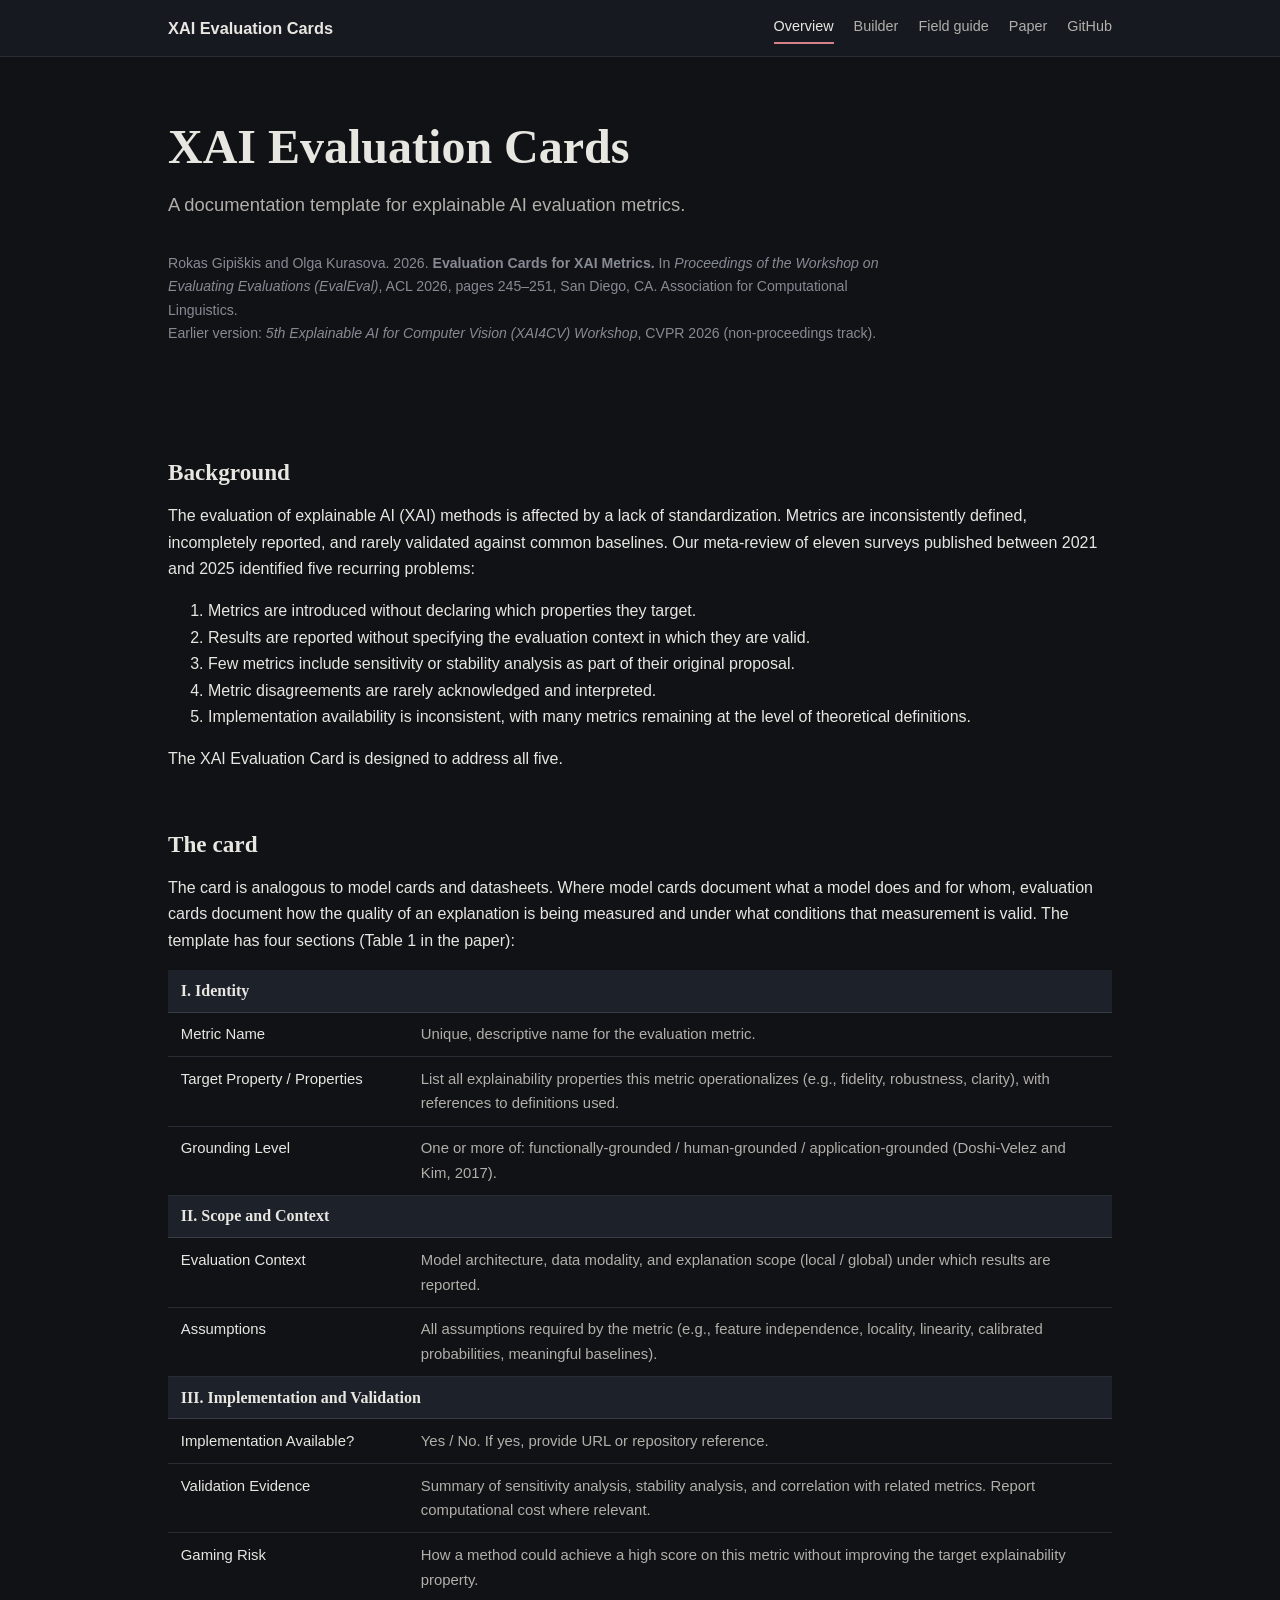
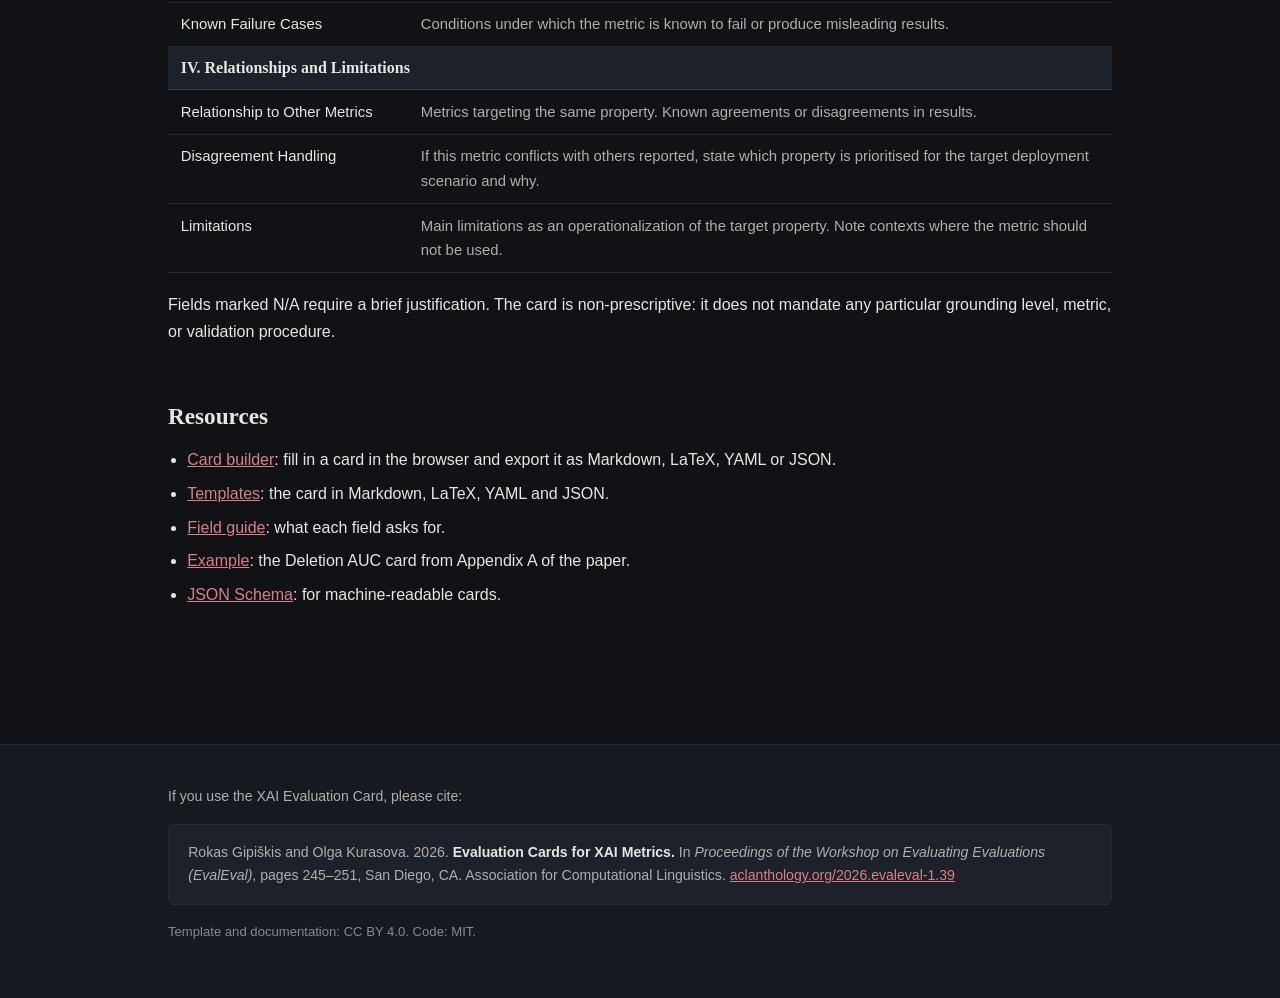
<file: docs/index.html>
<!DOCTYPE html>
<html lang="en">
<head>
<meta charset="utf-8">
<meta name="viewport" content="width=device-width, initial-scale=1">
<title>XAI Evaluation Cards</title>
<meta name="description" content="A documentation template for explainable AI evaluation metrics. Templates, a JSON Schema and a card builder.">
<link rel="stylesheet" href="assets/style.css">
</head>
<body>

<header class="site-header">
  <div class="wrap">
    <a class="brand" href="index.html">XAI Evaluation Cards</a>
    <nav class="site-nav">
      <a href="index.html" aria-current="page">Overview</a>
      <a href="builder.html">Builder</a>
      <a href="https://github.com/gipiskis/xai-evaluation-cards/blob/main/template/field-guide.md">Field guide</a>
      <a href="https://aclanthology.org/2026.evaleval-1.39/">Paper</a>
      <a href="https://github.com/gipiskis/xai-evaluation-cards">GitHub</a>
    </nav>
  </div>
</header>

<main>
<div class="wrap">

  <div class="intro">
    <h1>XAI Evaluation Cards</h1>
    <p class="subtitle">
      A documentation template for explainable AI evaluation metrics.
    </p>
    <p class="meta">
      Rokas Gipiškis and Olga Kurasova. 2026. <strong>Evaluation Cards for XAI Metrics.</strong>
      In <em>Proceedings of the Workshop on Evaluating Evaluations (EvalEval)</em>, ACL 2026,
      pages 245–251, San Diego, CA. Association for Computational Linguistics.<br>
      Earlier version: <em>5th Explainable AI for Computer Vision (XAI4CV) Workshop</em>,
      CVPR 2026 (non-proceedings track).
    </p>
  </div>

  <section>
    <h2>Background</h2>
    <p>
      The evaluation of explainable AI (XAI) methods is affected by a lack of
      standardization. Metrics are inconsistently defined, incompletely reported, and rarely
      validated against common baselines. Our meta-review of eleven surveys published between
      2021 and 2025 identified five recurring problems:
    </p>
    <ol>
      <li>Metrics are introduced without declaring which properties they target.</li>
      <li>Results are reported without specifying the evaluation context in which they are valid.</li>
      <li>Few metrics include sensitivity or stability analysis as part of their original proposal.</li>
      <li>Metric disagreements are rarely acknowledged and interpreted.</li>
      <li>Implementation availability is inconsistent, with many metrics remaining at the level of theoretical definitions.</li>
    </ol>
    <p>The XAI Evaluation Card is designed to address all five.</p>
  </section>

  <section>
    <h2>The card</h2>
    <p>
      The card is analogous to model cards and datasheets. Where model cards document what a
      model does and for whom, evaluation cards document how the quality of an explanation is
      being measured and under what conditions that measurement is valid. The template has
      four sections (Table 1 in the paper):
    </p>

    <table class="card-table">
      <tr class="section"><th colspan="2">I. Identity</th></tr>
      <tr><th>Metric Name</th><td>Unique, descriptive name for the evaluation metric.</td></tr>
      <tr><th>Target Property / Properties</th><td>List all explainability properties this metric operationalizes (e.g., fidelity, robustness, clarity), with references to definitions used.</td></tr>
      <tr><th>Grounding Level</th><td>One or more of: functionally-grounded / human-grounded / application-grounded (Doshi-Velez and Kim, 2017).</td></tr>

      <tr class="section"><th colspan="2">II. Scope and Context</th></tr>
      <tr><th>Evaluation Context</th><td>Model architecture, data modality, and explanation scope (local / global) under which results are reported.</td></tr>
      <tr><th>Assumptions</th><td>All assumptions required by the metric (e.g., feature independence, locality, linearity, calibrated probabilities, meaningful baselines).</td></tr>

      <tr class="section"><th colspan="2">III. Implementation and Validation</th></tr>
      <tr><th>Implementation Available?</th><td>Yes / No. If yes, provide URL or repository reference.</td></tr>
      <tr><th>Validation Evidence</th><td>Summary of sensitivity analysis, stability analysis, and correlation with related metrics. Report computational cost where relevant.</td></tr>
      <tr><th>Gaming Risk</th><td>How a method could achieve a high score on this metric without improving the target explainability property.</td></tr>
      <tr><th>Known Failure Cases</th><td>Conditions under which the metric is known to fail or produce misleading results.</td></tr>

      <tr class="section"><th colspan="2">IV. Relationships and Limitations</th></tr>
      <tr><th>Relationship to Other Metrics</th><td>Metrics targeting the same property. Known agreements or disagreements in results.</td></tr>
      <tr><th>Disagreement Handling</th><td>If this metric conflicts with others reported, state which property is prioritised for the target deployment scenario and why.</td></tr>
      <tr><th>Limitations</th><td>Main limitations as an operationalization of the target property. Note contexts where the metric should not be used.</td></tr>
    </table>

    <p style="margin-top:1.2rem">
      Fields marked N/A require a brief justification. The card is non-prescriptive: it does
      not mandate any particular grounding level, metric, or validation procedure.
    </p>
  </section>

  <section>
    <h2>Resources</h2>
    <ul class="links">
      <li><a href="builder.html">Card builder</a>: fill in a card in the browser and export it as Markdown, LaTeX, YAML or JSON.</li>
      <li><a href="https://github.com/gipiskis/xai-evaluation-cards/tree/main/template">Templates</a>: the card in Markdown, LaTeX, YAML and JSON.</li>
      <li><a href="https://github.com/gipiskis/xai-evaluation-cards/blob/main/template/field-guide.md">Field guide</a>: what each field asks for.</li>
      <li><a href="https://github.com/gipiskis/xai-evaluation-cards/blob/main/examples/deletion-auc.md">Example</a>: the Deletion AUC card from Appendix A of the paper.</li>
      <li><a href="https://github.com/gipiskis/xai-evaluation-cards/tree/main/schema">JSON Schema</a>: for machine-readable cards.</li>
    </ul>
  </section>

</div>
</main>

<footer class="site-footer">
  <div class="wrap">
    <p>If you use the XAI Evaluation Card, please cite:</p>
    <div class="cite">
      Rokas Gipiškis and Olga Kurasova. 2026. <strong>Evaluation Cards for XAI Metrics.</strong>
      In <em>Proceedings of the Workshop on Evaluating Evaluations (EvalEval)</em>, pages
      245–251, San Diego, CA. Association for Computational Linguistics.
      <a href="https://aclanthology.org/2026.evaleval-1.39/">aclanthology.org/2026.evaleval-1.39</a>
    </div>
    <p style="font-size:.82rem;color:var(--text-faint)">
      Template and documentation: CC BY 4.0. Code: MIT.
    </p>
  </div>
</footer>

</body>
</html>
</file>
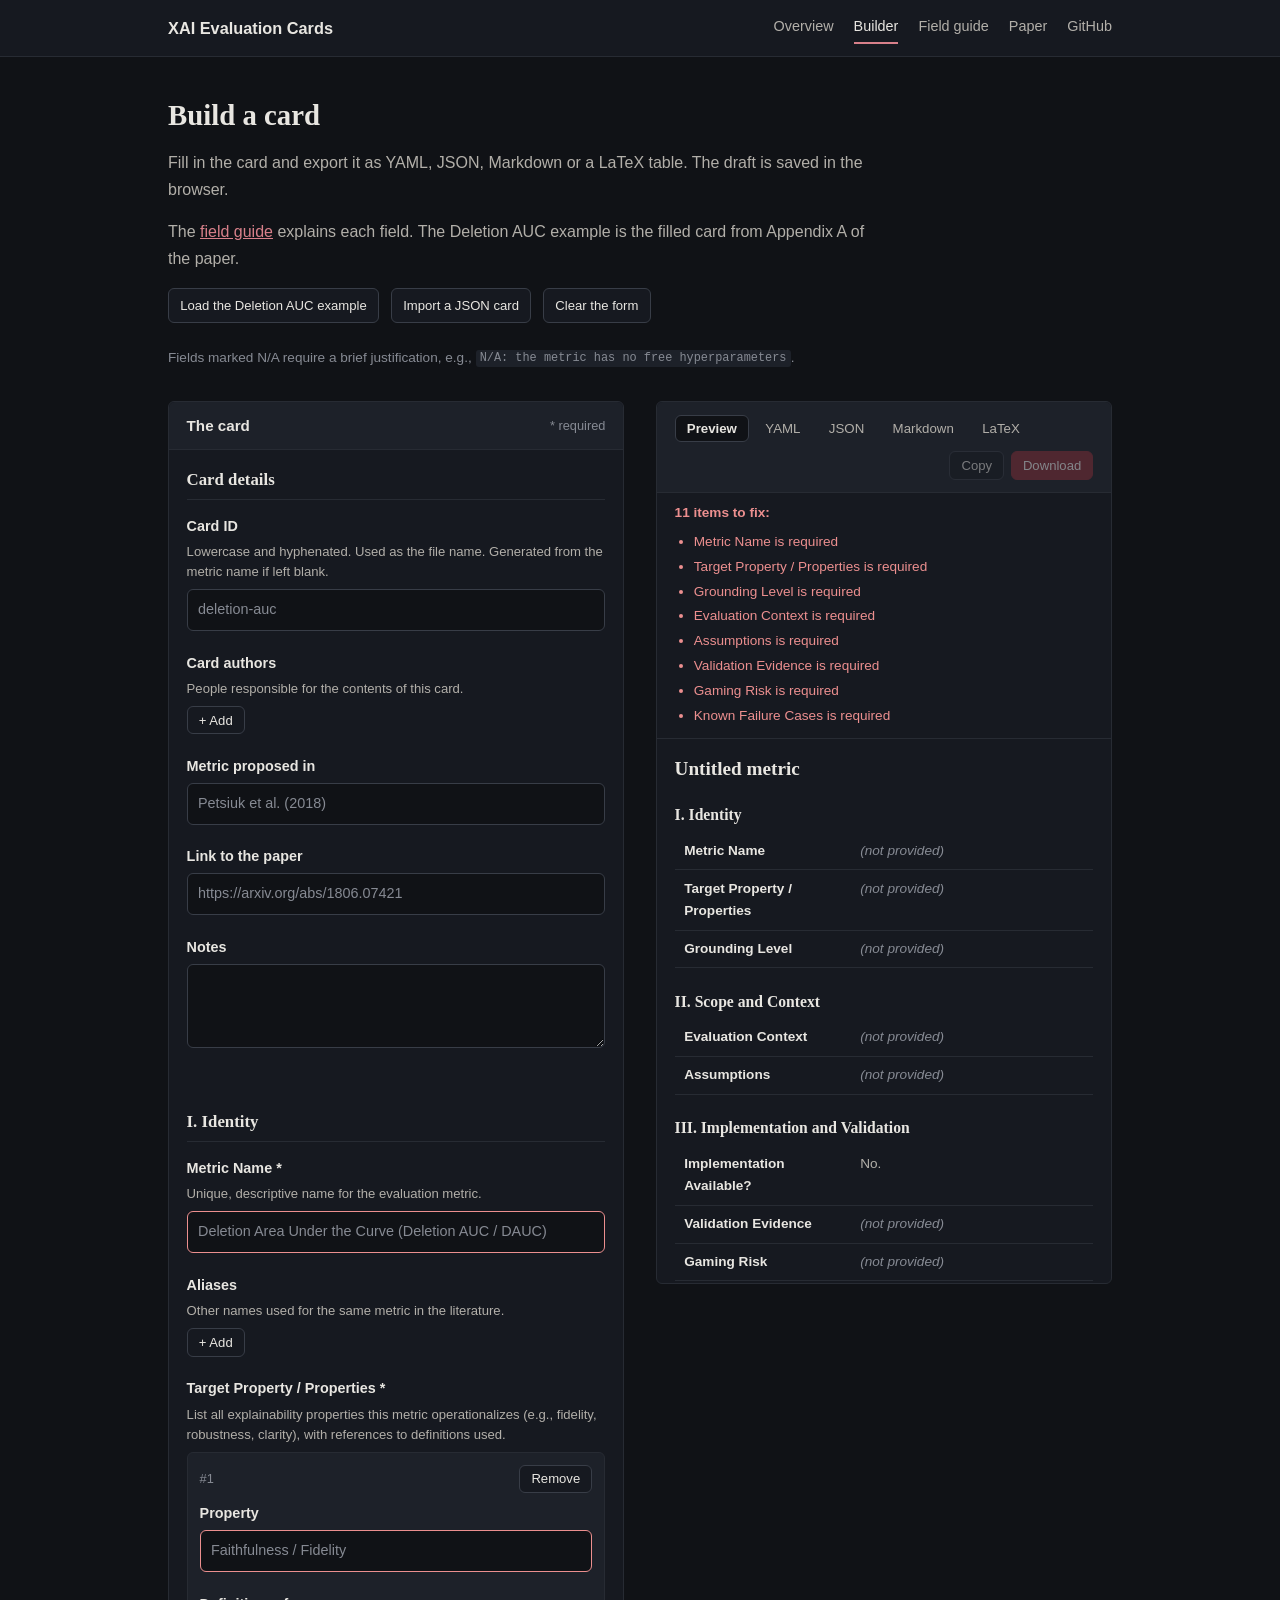
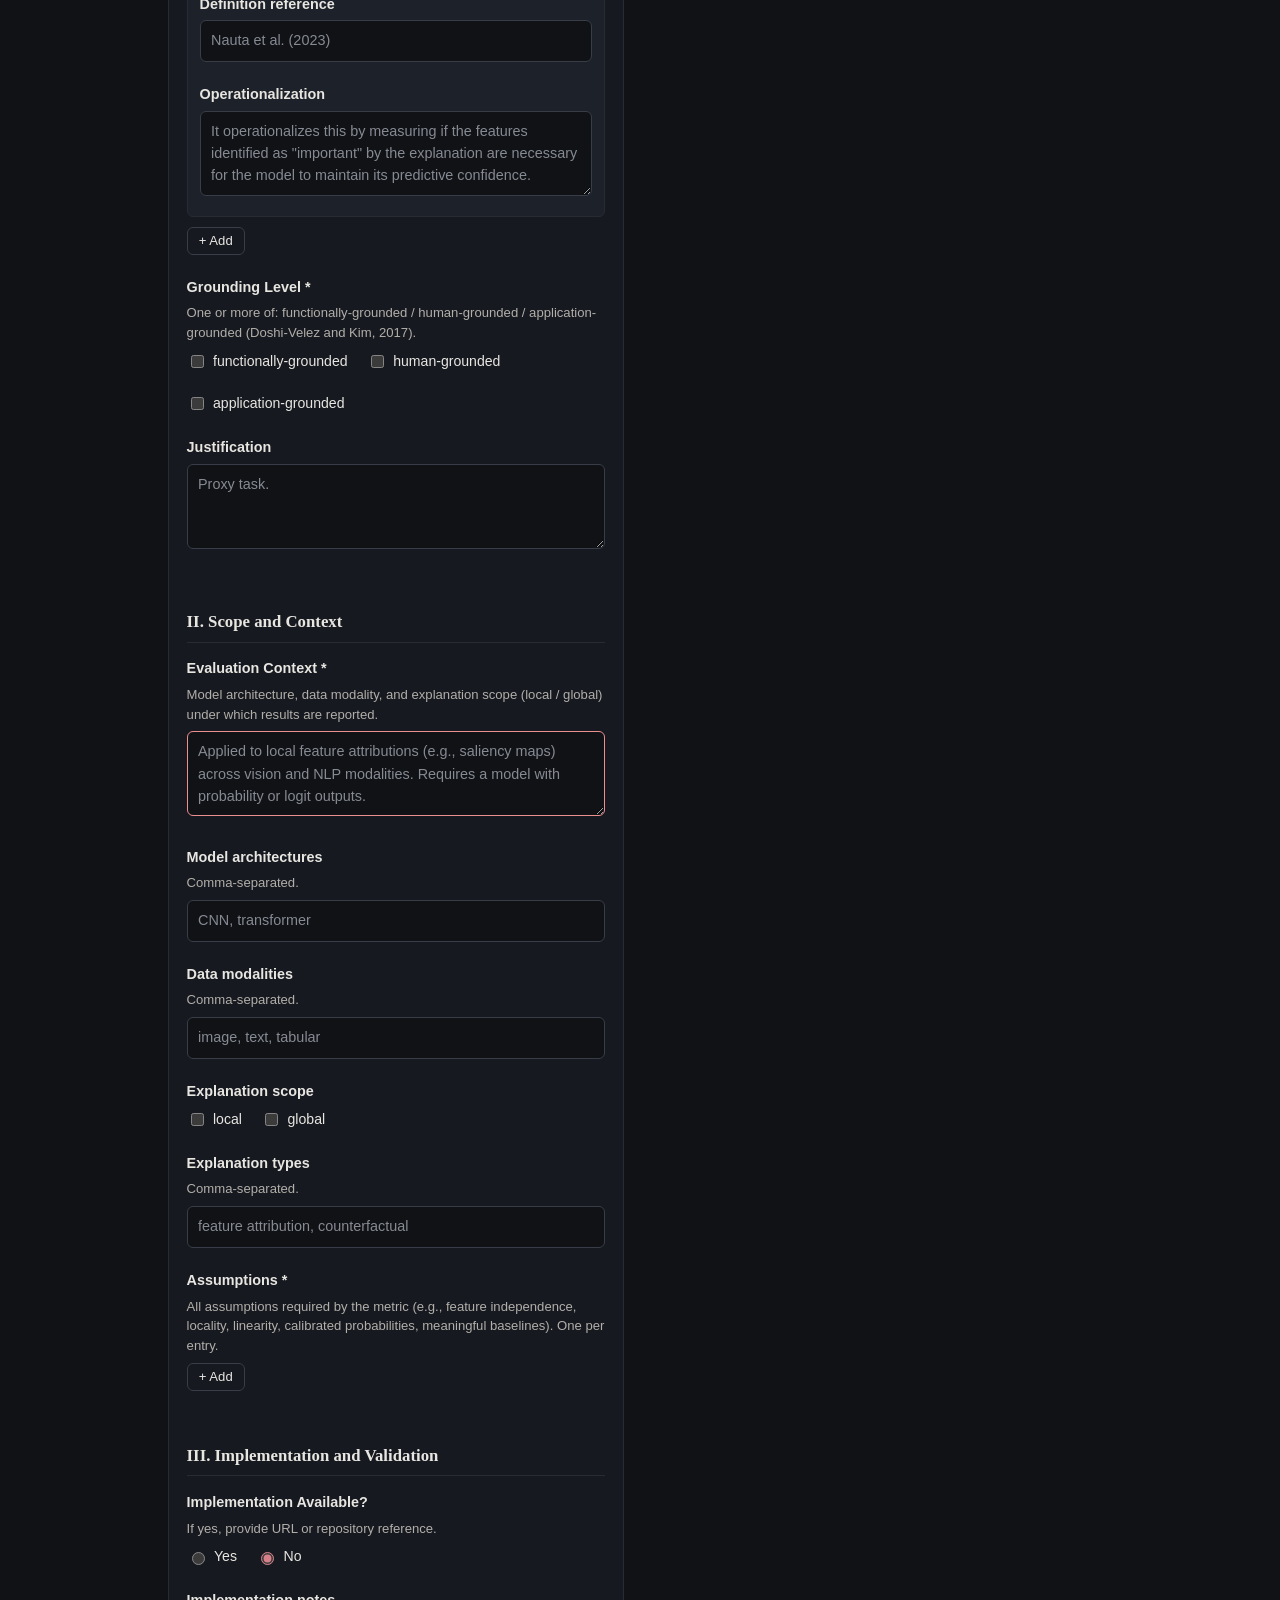
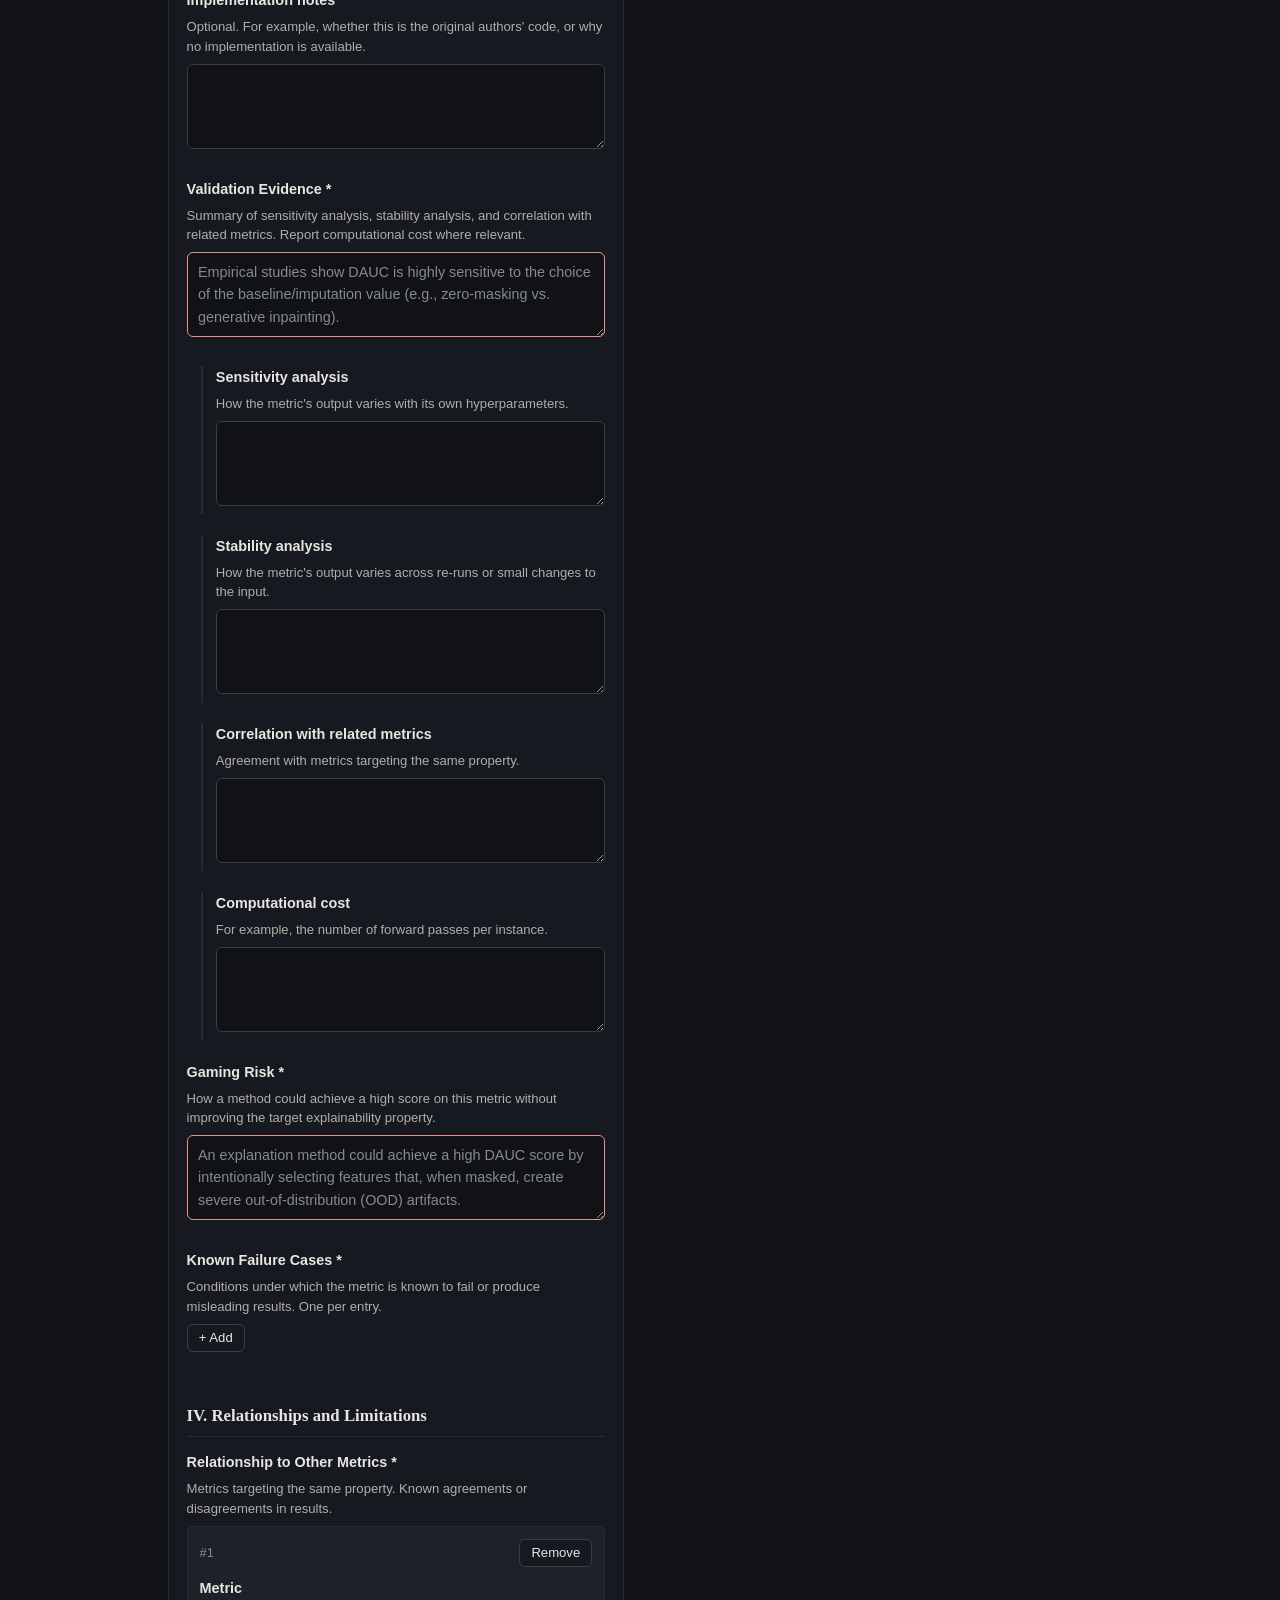
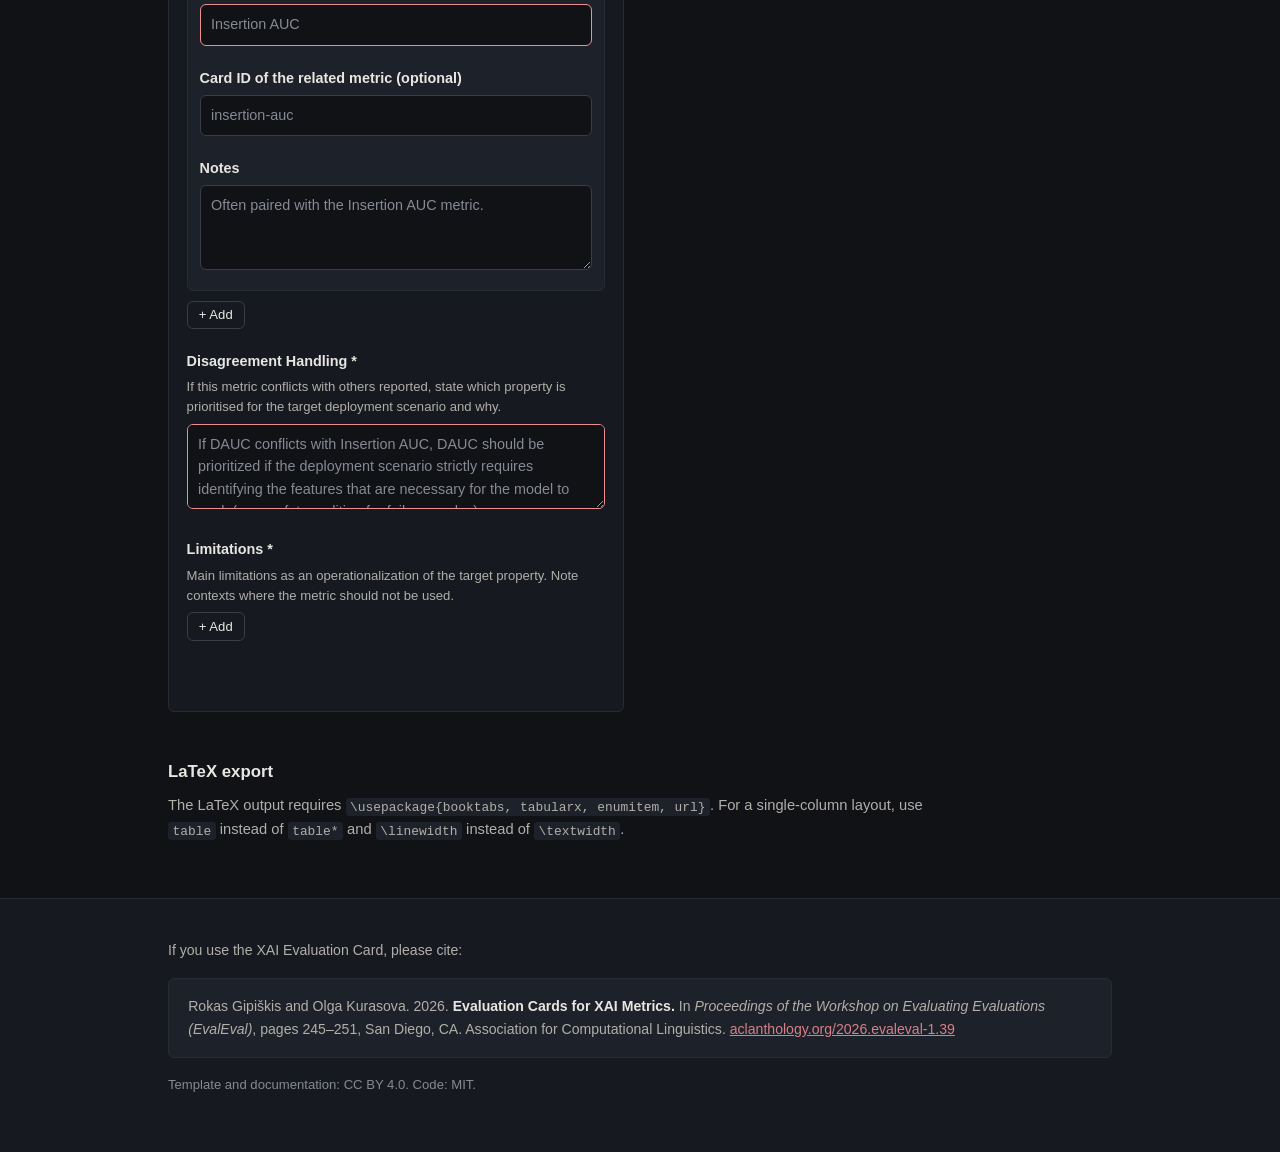
<file: docs/builder.html>
<!DOCTYPE html>
<html lang="en">
<head>
<meta charset="utf-8">
<meta name="viewport" content="width=device-width, initial-scale=1">
<title>XAI Evaluation Card builder</title>
<meta name="description" content="Fill in an XAI Evaluation Card in the browser and export it as YAML, JSON, Markdown or a LaTeX table.">
<link rel="stylesheet" href="assets/style.css">
</head>
<body>

<header class="site-header">
  <div class="wrap">
    <a class="brand" href="index.html">XAI Evaluation Cards</a>
    <nav class="site-nav">
      <a href="index.html">Overview</a>
      <a href="builder.html" aria-current="page">Builder</a>
      <a href="https://github.com/gipiskis/xai-evaluation-cards/blob/main/template/field-guide.md">Field guide</a>
      <a href="https://aclanthology.org/2026.evaleval-1.39/">Paper</a>
      <a href="https://github.com/gipiskis/xai-evaluation-cards">GitHub</a>
    </nav>
  </div>
</header>

<main class="wrap">

  <section style="margin:2.5rem 0 2rem">
    <h1>Build a card</h1>
    <p style="max-width:44rem;color:var(--text-dim)">
      Fill in the card and export it as YAML, JSON, Markdown or a LaTeX table. The draft is
      saved in the browser.
    </p>
    <p style="max-width:44rem;color:var(--text-dim)">
      The <a href="https://github.com/gipiskis/xai-evaluation-cards/blob/main/template/field-guide.md">field
      guide</a> explains each field. The Deletion AUC example is the filled card from
      Appendix A of the paper.
    </p>
    <div class="btn-row">
      <button class="btn btn--sm" type="button" id="btn-example">Load the Deletion AUC example</button>
      <label class="btn btn--sm" for="file-import" style="margin:0">Import a JSON card
        <input type="file" id="file-import" accept=".json,application/json" class="sr-only">
      </label>
      <button class="btn btn--sm" type="button" id="btn-reset">Clear the form</button>
    </div>
    <p style="font-size:.85rem;color:var(--text-faint);max-width:44rem">
      Fields marked N/A require a brief justification, e.g.,
      <code>N/A: the metric has no free hyperparameters</code>.
    </p>
  </section>

  <div class="builder-layout">

    <div class="panel">
      <header><h2>The card</h2>
        <span style="margin-left:auto;font-size:.8rem;color:var(--text-faint)">* required</span>
      </header>
      <div class="panel__body">
        <form id="card-form" autocomplete="off"></form>
      </div>
    </div>

    <div class="panel panel--sticky">
      <header>
        <div class="tabs" role="tablist" aria-label="Output format">
          <button class="tab" type="button" role="tab" data-format="preview" aria-selected="true">Preview</button>
          <button class="tab" type="button" role="tab" data-format="yaml" aria-selected="false">YAML</button>
          <button class="tab" type="button" role="tab" data-format="json" aria-selected="false">JSON</button>
          <button class="tab" type="button" role="tab" data-format="md" aria-selected="false">Markdown</button>
          <button class="tab" type="button" role="tab" data-format="tex" aria-selected="false">LaTeX</button>
        </div>
        <div style="margin-left:auto;display:flex;gap:.4rem">
          <button class="btn btn--sm" type="button" id="btn-copy">Copy</button>
          <button class="btn btn--sm btn--primary" type="button" id="btn-download">Download</button>
        </div>
      </header>
      <div class="status" id="status"></div>
      <div class="preview" id="preview"></div>
      <pre id="output" hidden><code></code></pre>
    </div>

  </div>

  <section style="margin-top:3rem;max-width:48rem">
    <h3>LaTeX export</h3>
    <p style="font-size:.92rem;color:var(--text-dim)">
      The LaTeX output requires <code>\usepackage{booktabs, tabularx, enumitem, url}</code>.
      For a single-column layout, use <code>table</code> instead of <code>table*</code> and
      <code>\linewidth</code> instead of <code>\textwidth</code>.
    </p>
  </section>

</main>

<footer class="site-footer">
  <div class="wrap">
    <p>If you use the XAI Evaluation Card, please cite:</p>
    <div class="cite">
      Rokas Gipiškis and Olga Kurasova. 2026. <strong>Evaluation Cards for XAI Metrics.</strong>
      In <em>Proceedings of the Workshop on Evaluating Evaluations (EvalEval)</em>, pages
      245–251, San Diego, CA. Association for Computational Linguistics.
      <a href="https://aclanthology.org/2026.evaleval-1.39/">aclanthology.org/2026.evaleval-1.39</a>
    </div>
    <p style="font-size:.82rem;color:var(--text-faint)">
      Template and documentation: CC BY 4.0. Code: MIT.
    </p>
  </div>
</footer>

<dialog class="modal" id="modal" aria-labelledby="modal-title" aria-describedby="modal-body">
  <form method="dialog">
    <h2 class="modal__title" id="modal-title"></h2>
    <div class="modal__body" id="modal-body"></div>
    <div class="modal__actions">
      <button class="btn" type="submit" value="cancel" id="modal-cancel">Cancel</button>
      <button class="btn btn--primary" type="submit" value="confirm" id="modal-confirm">OK</button>
    </div>
  </form>
</dialog>

<script src="assets/example-card.js"></script>
<script src="assets/builder.js"></script>
</body>
</html>
</file>
<file: docs/assets/style.css>
/* XAI Evaluation Cards */

:root {
  color-scheme: dark;

  --bg:        #101216;
  --surface:   #161920;
  --surface-2: #1d2129;
  --text:      #e8e6e1;
  --text-dim:  #b2afa9;
  --text-faint:#868a93;
  --border:    #272b33;
  --border-2:  #383d47;
  --accent:    #d8808a;
  --btn:       #8c2f39;
  --btn-hover: #a13a45;
  --btn-text:  #ffffff;
  --ok:        #7fc08d;
  --err:       #ec8f8f;

  --radius: 6px;
  --mono: ui-monospace, "SF Mono", "Cascadia Mono", Menlo, Consolas, monospace;
  --sans: -apple-system, BlinkMacSystemFont, "Segoe UI", Roboto, Helvetica, Arial, sans-serif;
  --serif: "Iowan Old Style", "Palatino Linotype", Palatino, Georgia, serif;
}

* { box-sizing: border-box; }

html { -webkit-text-size-adjust: 100%; }

body {
  margin: 0;
  background: var(--bg);
  color: var(--text);
  font: 16px/1.65 var(--sans);
}

.wrap { max-width: 62rem; margin: 0 auto; padding: 0 1.5rem; }

/* header */

.site-header {
  border-bottom: 1px solid var(--border);
  background: var(--surface);
  position: sticky; top: 0; z-index: 20;
}
.site-header .wrap {
  display: flex; align-items: center; gap: 1.5rem;
  min-height: 3.5rem; flex-wrap: wrap;
}
.brand {
  font-weight: 700; color: var(--text);
  text-decoration: none; margin-right: auto; font-size: 1.02rem;
}
.site-nav { display: flex; gap: 1.25rem; flex-wrap: wrap; }
.site-nav a {
  color: var(--text-dim); text-decoration: none; font-size: .9rem;
  padding: .2rem 0; border-bottom: 2px solid transparent;
}
.site-nav a:hover { color: var(--text); border-bottom-color: var(--accent); }
.site-nav a[aria-current="page"] { color: var(--text); border-bottom-color: var(--accent); }
@media (max-width: 40rem) {
  .site-header { position: static; }
  .site-header .wrap { gap: .6rem 1.5rem; padding-top: .6rem; padding-bottom: .6rem; }
  .site-nav { gap: .85rem; }
}

/* intro */

.intro { padding: 4rem 0 2.5rem; }
.intro h1 { font: 700 clamp(2rem, 5vw, 3rem)/1.1 var(--serif); margin: 0 0 1rem; }
.intro .subtitle { font-size: 1.15rem; color: var(--text-dim); max-width: 42rem; margin: 0 0 2rem; }
.intro .meta { font-size: .88rem; color: var(--text-faint); max-width: 46rem; }

.btn-row { display: flex; gap: .75rem; flex-wrap: wrap; margin-bottom: 1.5rem; }

.btn {
  display: inline-block; padding: .6rem 1.1rem; border-radius: var(--radius);
  border: 1px solid var(--border-2); background: var(--surface);
  color: var(--text); text-decoration: none; font-size: .92rem; font-weight: 500;
  cursor: pointer; font-family: inherit;
}
.btn:hover { border-color: var(--accent); color: var(--accent); }
.btn--primary {
  background: var(--btn); border-color: var(--btn); color: var(--btn-text);
}
.btn--primary:hover { background: var(--btn-hover); border-color: var(--btn-hover); color: var(--btn-text); }
.btn--sm { padding: .35rem .7rem; font-size: .82rem; }
.btn:focus-visible { outline: 2px solid var(--accent); outline-offset: 2px; }
.btn:disabled { opacity: .45; cursor: not-allowed; }

/* content */

main { padding-bottom: 5rem; }
section { margin: 3.5rem 0; }
h1 { font: 600 1.8rem/1.3 var(--serif); margin: 0 0 1rem; }
h2 {
  font: 600 1.45rem/1.3 var(--serif); margin: 0 0 1rem;
}
h3 { font: 600 1.05rem/1.4 var(--sans); margin: 2rem 0 .6rem; }
p { margin: 0 0 1rem; }
a { color: var(--accent); }
code {
  font-family: var(--mono); font-size: .875em;
  background: var(--surface-2); padding: .12em .35em; border-radius: 3px;
}
pre {
  background: var(--surface-2); border: 1px solid var(--border);
  border-radius: var(--radius); padding: 1rem; overflow-x: auto;
  font-family: var(--mono); font-size: .82rem; line-height: 1.6;
}
pre code { background: none; padding: 0; font-size: inherit; }

.links { padding-left: 1.2rem; }
.links li { margin-bottom: .45rem; }

/* card table */

.card-table { width: 100%; border-collapse: collapse; font-size: .93rem; }
.card-table th, .card-table td {
  text-align: left; padding: .6rem .8rem; border-bottom: 1px solid var(--border);
  vertical-align: top;
}
.card-table th { width: 15rem; font-weight: 500; }
.card-table tr.section th {
  font: 700 1rem/1.4 var(--serif); color: var(--text);
  background: var(--surface-2); border-bottom-color: var(--border-2);
}
.card-table td { color: var(--text-dim); }

/* footer */

.site-footer {
  border-top: 1px solid var(--border); background: var(--surface);
  padding: 2.5rem 0; font-size: .88rem; color: var(--text-dim);
}
.site-footer .cite {
  background: var(--surface-2); border: 1px solid var(--border);
  border-radius: var(--radius); padding: 1rem 1.2rem; margin: 1rem 0;
}
.site-footer strong { color: var(--text); }

/* builder */

.builder-layout {
  display: grid; gap: 2rem; align-items: start;
  grid-template-columns: minmax(0, 1fr) minmax(0, 1fr);
}
@media (max-width: 62rem) { .builder-layout { grid-template-columns: minmax(0, 1fr); } }

.panel {
  border: 1px solid var(--border); border-radius: var(--radius);
  background: var(--surface);
}
.panel > header {
  padding: .8rem 1.1rem; border-bottom: 1px solid var(--border);
  display: flex; align-items: center; gap: .6rem; flex-wrap: wrap;
  background: var(--surface-2); border-radius: var(--radius) var(--radius) 0 0;
}
.panel > header h2 { margin: 0; font-size: .95rem; font-family: var(--sans); }
.panel__body { padding: 1.1rem; }

.panel--sticky { position: sticky; top: 4.5rem; }
@media (max-width: 62rem) { .panel--sticky { position: static; } }

fieldset { border: 0; margin: 0 0 2rem; padding: 0; }
fieldset > legend {
  font: 700 1.05rem/1.4 var(--serif); color: var(--text);
  padding: 0 0 .5rem; margin-bottom: .9rem; width: 100%;
  border-bottom: 1px solid var(--border);
}

.field { margin-bottom: 1.3rem; }
.field > label, .field > .label {
  display: block; font-weight: 600; font-size: .9rem; margin-bottom: .25rem;
}
.field--sub { margin-left: .9rem; padding-left: .8rem; border-left: 2px solid var(--border); }
.field .hint {
  display: block; font-size: .82rem; color: var(--text-dim);
  margin-bottom: .45rem; line-height: 1.5;
}
.field .hint code { font-size: .95em; }

input[type="text"], input[type="url"], textarea {
  width: 100%; padding: .5rem .65rem; font: inherit; font-size: .9rem;
  color: var(--text); background: var(--bg);
  border: 1px solid var(--border-2); border-radius: var(--radius);
}
textarea { resize: vertical; min-height: 4.5rem; line-height: 1.55; }
::placeholder { color: var(--text-faint); opacity: 1; }
input:focus, textarea:focus {
  outline: 2px solid var(--accent); outline-offset: -1px; border-color: var(--accent);
}
input.invalid, textarea.invalid { border-color: var(--err); }

.checks { display: flex; gap: 1.2rem; flex-wrap: wrap; }
.checks label {
  display: flex; align-items: center; gap: .4rem;
  font-size: .88rem; font-weight: 400; cursor: pointer;
}
.checks input { accent-color: var(--accent); }

/* repeatable list rows */
.list-row { display: flex; gap: .5rem; margin-bottom: .5rem; align-items: flex-start; }
.list-row > *:first-child { flex: 1; }
.list-row .btn { flex: 0 0 auto; }
.subrow {
  border: 1px solid var(--border); border-radius: var(--radius);
  padding: .75rem; margin-bottom: .6rem; background: var(--surface-2);
}
.subrow .field:last-child { margin-bottom: 0; }
.subrow__head {
  display: flex; justify-content: space-between; align-items: center;
  margin-bottom: .6rem; font-size: .8rem; color: var(--text-faint);
}

/* status strip */
.status { font-size: .85rem; padding: .55rem 1.1rem; border-bottom: 1px solid var(--border); }
.status--ok   { color: var(--ok); }
.status--err  { color: var(--err); }
.status ul { margin: .4rem 0 0; padding-left: 1.2rem; }
.status li { margin-bottom: .15rem; }

/* output tabs */
.tabs { display: flex; gap: .25rem; flex-wrap: wrap; }
.tab {
  padding: .3rem .7rem; font-size: .83rem; border-radius: var(--radius);
  border: 1px solid transparent; background: none; color: var(--text-dim);
  cursor: pointer; font-family: inherit;
}
.tab:hover { color: var(--text); }
.tab[aria-selected="true"] {
  background: var(--bg); border-color: var(--border-2); color: var(--text); font-weight: 600;
}
#output {
  margin: 0; border: 0; border-radius: 0 0 var(--radius) var(--radius);
  max-height: 34rem; font-size: .78rem;
}
.preview { padding: 1.1rem; max-height: 34rem; overflow-y: auto; font-size: .88rem; }
.preview h3 { font: 600 1.2rem/1.3 var(--serif); margin: 0 0 .8rem; }
.preview h4 { font: 700 .98rem/1.4 var(--serif); margin: 1.4rem 0 .4rem; }
.preview table { width: 100%; border-collapse: collapse; font-size: .85rem; }
.preview th, .preview td {
  text-align: left; padding: .45rem .6rem; border-bottom: 1px solid var(--border);
  vertical-align: top;
}
.preview th { width: 11rem; font-weight: 600; }
.preview td { color: var(--text-dim); overflow-wrap: anywhere; }
@media (max-width: 40rem) { .preview th { width: 7rem; } }
.preview ul { margin: 0; padding-left: 1.1rem; }
.preview .empty { color: var(--text-faint); font-style: italic; }

.sr-only {
  position: absolute; width: 1px; height: 1px; padding: 0; margin: -1px;
  overflow: hidden; clip: rect(0,0,0,0); white-space: nowrap; border: 0;
}

/* modal dialogs */

.modal {
  width: min(29rem, calc(100vw - 2rem));
  max-height: calc(100vh - 2rem);
  padding: 0;
  border: 1px solid var(--border-2);
  border-radius: var(--radius);
  background: var(--surface);
  color: var(--text);
  box-shadow: 0 10px 30px rgba(0, 0, 0, .5);
}
.modal::backdrop { background: rgba(0, 0, 0, .6); }

.modal form { padding: 1.4rem 1.5rem 1.2rem; }
.modal__title {
  font: 600 1.2rem/1.3 var(--serif); margin: 0 0 .6rem;
}
.modal__body { color: var(--text-dim); font-size: .93rem; line-height: 1.6; }
.modal__body p { margin: 0 0 .75rem; }
.modal__body p:last-child { margin-bottom: 0; }
.modal__detail {
  margin: 0 0 .75rem; padding: .55rem .7rem; font-size: .78rem;
  white-space: pre-wrap; word-break: break-word; color: var(--text);
}
.modal__actions {
  display: flex; justify-content: flex-end; gap: .5rem; flex-wrap: wrap;
  margin-top: 1.2rem; padding-top: 1rem; border-top: 1px solid var(--border);
}
.btn[hidden] { display: none; }
</file>
